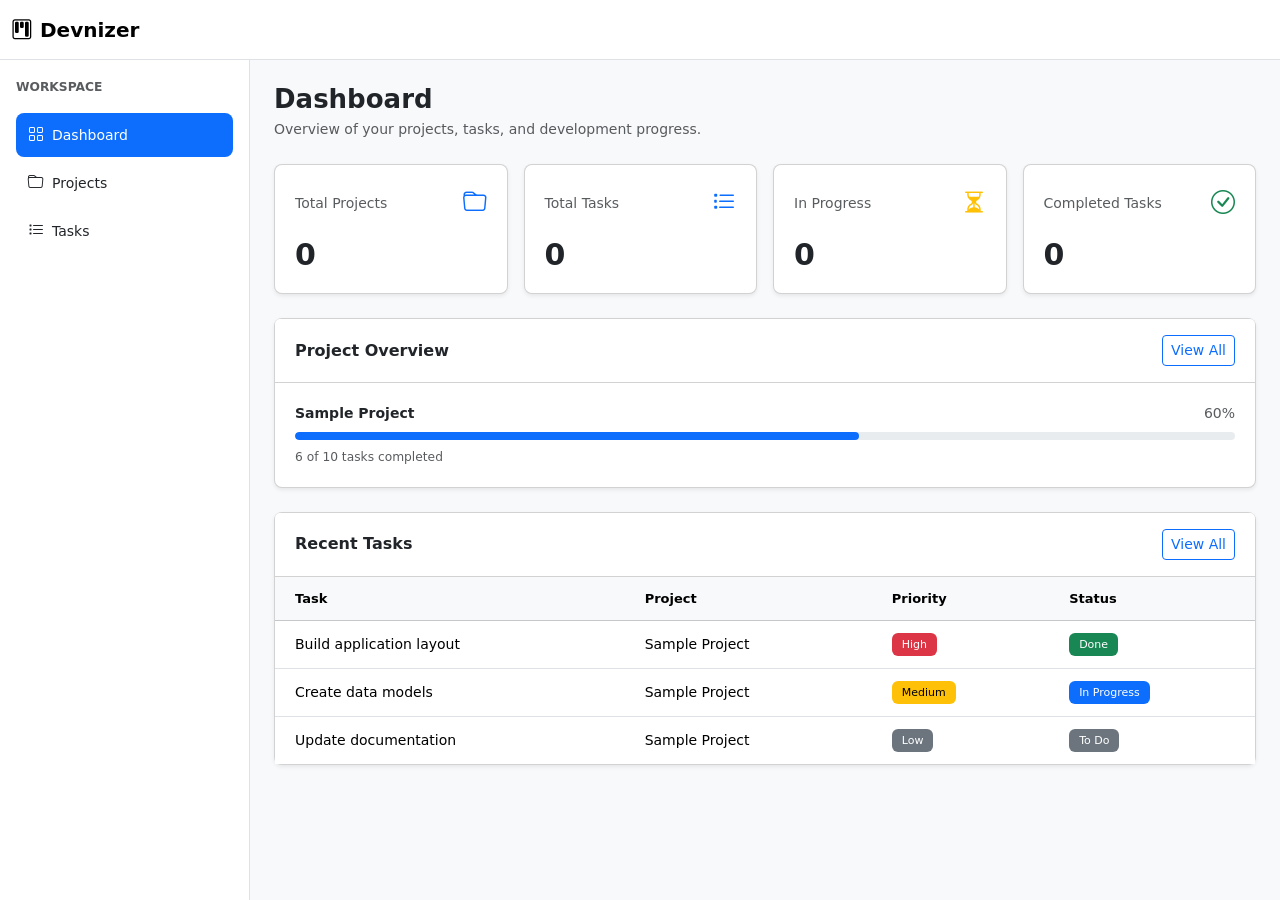
<file: index.html>
<!DOCTYPE html>
<html lang="en">

<head>
    <meta charset="UTF-8">
    <meta name="viewport" content="width=device-width, initial-scale=1.0">
    <meta name="description" content="Devnizer - A Developer Task Manager">
    <meta name="application-name" content="Devnizer">

    <title>Devnizer | Developer Task Manager</title>

    <!-- DEPENDENCIES -->
    <link href="https://cdn.jsdelivr.net/npm/bootstrap@5.3.9/dist/css/bootstrap.min.css" rel="stylesheet">
    <link rel="stylesheet" href="https://cdn.jsdelivr.net/npm/bootstrap-icons@1.13.1/font/bootstrap-icons.min.css">

    <!-- APPLICATION CSS -->
    <link rel="stylesheet" href="./css/main.css">
    <link rel="stylesheet" href="./css/layout.style.css">
    <link rel="stylesheet" href="./css/components.style.css">
    <link rel="stylesheet" href="./css/modals.style.css">
    <link rel="stylesheet" href="./css/dashboard.style.css">
    <link rel="stylesheet" href="./css/projects.style.css">
    <link rel="stylesheet" href="./css/tasks.style.css">
</head>

<body>

    <!-- APPLICATION ROOT -->
    <div id="app"></div>

    <!-- DEPENDENCIES -->
    <script src="https://cdn.jsdelivr.net/npm/bootstrap@5.3.9/dist/js/bootstrap.bundle.min.js"></script>

    <!-- APPLICATION SCRIPT -->
    <script type="module" src="./js/app.js"></script>
</body>

</html>
</file>
<file: css/main.css>
/* --- ROOT VARIABLES --- */

:root {
    --app-sidebar-width: 250px;
    --app-navbar-height: 60px;
    --app-font-family: system-ui, -apple-system, sans-serif;
    --app-background: #f8f9fa;
    --app-border-radius: 8px;
}

/* --- GLOBAL STYLES --- */

* {
    box-sizing: border-box;
}

html,
body {
    margin: 0;
    padding: 0;
    min-height: 100vh;
}

body {
    font-family: var(--app-font-family);
    background-color: var(--app-background);
    color: var(--bs-body-color);
    font-size: 14px;
}

/* --- APPLICATION ROOT --- */

#app {
    min-height: 100vh;
}
</file>
<file: css/layout.style.css>
/* --- APPLICATION ROOT --- */

#app {
    display: flex;
    flex-direction: column;
    height: 100vh;
    height: 100dvh;
    overflow: hidden;
}

/* --- NAVBAR --- */

#navbar {
    height: var(--app-navbar-height);
    flex-shrink: 0;
    z-index: 1030;
}

/* --- APPLICATION LAYOUT --- */

#app-layout {
    display: flex;
    flex: 1;
    min-height: 0;
    overflow: hidden;
}

/* --- SIDEBAR --- */

#sidebar {
    width: var(--app-sidebar-width);
    flex-shrink: 0;
    overflow-y: auto;
}

#sidebar .nav-link {
    display: flex;
    align-items: center;
    padding: 10px 12px;
    border-radius: var(--app-border-radius);
    color: var(--bs-body-color);
}

#sidebar .nav-link:not(.active):hover {
    background-color: var(--bs-tertiary-bg);
}

#sidebar .nav-link.active {
    background-color: var(--bs-primary);
    color: #fff;
}

#sidebar .nav-link i {
    font-size: 16px;
}

/* --- MAIN CONTENT --- */

#app-content {
    flex: 1;
    min-width: 0;
    overflow-y: auto;
}

/* --- RESPONSIVE LAYOUT --- */

@media (max-width: 991.98px) {
    #sidebar {
        position: fixed;
        top: var(--app-navbar-height);
        bottom: 0;
        left: 0;
        z-index: 1025;
        transform: translateX(-100%);
        transition: transform 0.25s ease;
    }

    #sidebar.show {
        transform: translateX(0);
    }

    #app-content {
        width: 100%;
        padding: 16px !important;
    }

    #sidebar-backdrop {
        position: fixed;
        inset: var(--app-navbar-height) 0 0;
        background-color: rgba(0, 0, 0, 0.5);
        z-index: 1020;
    }
}
</file>
<file: css/components.style.css>
/* --- EMPTY STATE --- */

.empty-state {
    padding: 48px 24px;
    text-align: center;
}

.empty-state-icon {
    font-size: 48px !important;
    opacity: 0.65;
}

.empty-state-title {
    font-size: 18px;
    font-weight: 600;
    margin-bottom: 8px;
}

.empty-state-description {
    max-width: 400px;
    margin-inline: auto;
    font-size: 14px;
}

/* --- LOADING STATE --- */

.loading-state {
    min-height: 160px;
}

.loading-state .spinner-border {
    width: 32px;
    height: 32px;
    border-width: 3px;
}

.loading-message {
    font-size: 14px;
}

/* --- TOAST NOTIFICATIONS --- */

#toast-container {
    z-index: 1090;
    max-width: 100%;
}

#toast-container .toast {
    border-radius: var(--app-border-radius);
    box-shadow: var(--bs-box-shadow-sm);
}

#toast-container .toast-body {
    font-size: 14px;
    overflow-wrap: anywhere;
}
</file>
<file: css/modals.style.css>
/* --- MODAL CONTENT --- */

.modal-content {
    border: none;
    border-radius: 12px;
    box-shadow: var(--bs-box-shadow);
}

/* --- MODAL HEADER --- */

.modal-header {
    padding: 16px 20px;
}

.modal-title {
    font-size: 18px;
    font-weight: 600;
}

/* --- MODAL BODY --- */

.modal-body {
    padding: 20px;
    font-size: 14px;
    overflow-wrap: anywhere;
}

/* --- MODAL FOOTER --- */

.modal-footer {
    padding: 12px 20px;
}

.modal-footer .btn {
    min-width: 80px;
    font-size: 14px;
    border-radius: var(--app-border-radius);
}
</file>
<file: css/dashboard.style.css>
/* --- PAGE HEADER --- */

#dashboard-page .page-header h1 {
    font-size: 26px;
    font-weight: 700;
}

#dashboard-page .page-header p {
    font-size: 14px;
}

/* --- DASHBOARD CARDS --- */

#dashboard-page .card {
    border-radius: var(--app-border-radius);
    box-shadow: var(--bs-box-shadow-sm);
}

#dashboard-page .card-body {
    padding: 20px;
}

#dashboard-page .card-header {
    padding: 16px 20px;
}

#dashboard-page .card-header h5 {
    font-size: 16px;
    font-weight: 600;
}

/* --- STATISTIC CARDS --- */

#dashboard-page .card-body h2 {
    font-size: 30px;
    font-weight: 700;
}

/* --- PROJECT OVERVIEW --- */

.project-overview-item {
    padding: 16px 0;
}

.project-overview-item:first-child {
    padding-top: 0;
}

.project-overview-item:last-child {
    padding-bottom: 0;
}

.project-overview-item:not(:last-child) {
    border-bottom: 1px solid var(--bs-border-color);
}

.project-overview-item h6 {
    font-size: 14px;
    font-weight: 600;
}

.project-overview-item .progress {
    height: 8px;
    border-radius: 8px;
}

.project-overview-item .progress-bar {
    border-radius: 8px;
}

/* --- RECENT TASKS --- */

#recentTasks .table th {
    font-size: 13px;
    font-weight: 600;
    white-space: nowrap;
}

#recentTasks .table td {
    font-size: 14px;
}

#recentTasks .table th,
#recentTasks .table td {
    padding: 12px 20px;
}

#recentTasks .table tr:last-child td {
    border-bottom: 0;
}

#recentTasks .badge {
    font-size: 11px;
    font-weight: 500;
    padding: 6px 10px;
}

/* --- RESPONSIVE DASHBOARD --- */

@media (max-width: 575.98px) {
    #dashboard-page .page-header h1 {
        font-size: 22px;
    }

    #dashboard-page .card-body {
        padding: 16px;
    }

    #dashboard-page .card-header {
        padding: 12px 16px;
    }

    #recentTasks .table {
        min-width: 550px;
    }
}
</file>
<file: css/projects.style.css>
/* --- PAGE HEADER --- */

#projects-page .page-header h1 {
    font-size: 26px;
    font-weight: 700;
}

#projects-page .page-header p {
    font-size: 14px;
}

/* --- PROJECT TOOLBAR --- */

#projectToolbar .form-control,
#projectToolbar .form-select {
    font-size: 14px;
    min-height: 40px;
}

#projectToolbar .form-select {
    min-width: 160px;
}

/* --- PROJECT CARD --- */

.project-card {
    border-radius: var(--app-border-radius);
    box-shadow: var(--bs-box-shadow-sm);
    transition: box-shadow 0.2s ease;
}

.project-card:hover {
    box-shadow: var(--bs-box-shadow);
}

.project-card .card-body {
    padding: 20px;
    display: flex;
    flex-direction: column;
}

/* --- PROJECT INFORMATION --- */

.project-name {
    font-size: 18px;
    font-weight: 600;
    overflow-wrap: anywhere;
}

.project-description {
    font-size: 14px;
    min-height: 42px;
    overflow-wrap: anywhere;
    flex-grow: 1;
}

.project-card .badge {
    font-size: 11px;
    font-weight: 500;
    padding: 6px 10px;
}

/* --- PROJECT PROGRESS --- */

.project-card .progress {
    height: 8px;
    border-radius: 8px;
}

.project-card .progress-bar {
    border-radius: 8px;
}

/* --- PROJECT ACTIONS --- */

.project-card .card-footer {
    padding: 12px 20px;
}

.project-card .card-footer .btn {
    width: 34px;
    height: 34px;
    display: inline-flex;
    align-items: center;
    justify-content: center;
    border-radius: 6px;
}

/* --- PROJECT MODAL --- */

#projectModal .form-label {
    font-size: 14px;
    font-weight: 500;
}

#projectModal .form-control,
#projectModal .form-select {
    font-size: 14px;
}

#projectModal textarea {
    resize: vertical;
}

/* --- RESPONSIVE PROJECTS --- */

@media (max-width: 575.98px) {
    #projects-page .page-header h1 {
        font-size: 22px;
    }

    .project-card .card-body {
        padding: 16px;
    }

    .project-card .card-footer {
        padding: 12px 16px;
    }

    #newProjectBtn {
        width: 100%;
    }
}
</file>
<file: css/tasks.style.css>
/* --- PAGE HEADER --- */

#tasks-page .page-header h1 {
    font-size: 1.75rem;
}

#tasks-page .page-header p {
    font-size: 0.875rem;
}

/* --- TASK TOOLBAR --- */

#taskToolbar .form-control,
#taskToolbar .form-select,
#taskToolbar .input-group-text {
    min-height: 40px;
}

/* --- VIEW CONTROLS --- */

#taskCount {
    font-size: 0.875rem;
}

#taskViewControls .btn {
    font-size: 0.875rem;
    min-width: 90px;
}

/* --- TASK LIST VIEW --- */

#taskListView .card {
    border-radius: var(--app-border-radius);
    overflow: hidden;
}

#taskListView .table {
    min-width: 800px;
}

#taskListView th {
    font-size: 0.8125rem;
    font-weight: 600;
    white-space: nowrap;
    padding: 14px 16px;
}

#taskListView td {
    padding: 16px;
    font-size: 0.875rem;
}

#taskListView tbody tr:last-child td {
    border-bottom: 0;
}

#taskListView tbody tr:hover td {
    background-color: var(--bs-tertiary-bg);
}

.task-title {
    font-size: 0.875rem;
    overflow-wrap: anywhere;
}

.task-description {
    display: block;
    max-width: 280px;
    margin-top: 4px;
    overflow: hidden;
    text-overflow: ellipsis;
    white-space: nowrap;
}

.task-project {
    white-space: nowrap;
}

/* --- TASK ACTIONS --- */

#tasks-page [data-action] {
    width: 34px;
    height: 34px;
    display: inline-flex;
    align-items: center;
    justify-content: center;
}

/* --- TASK BADGES --- */

#tasks-page .badge {
    font-size: 0.75rem;
    font-weight: 500;
    padding: 6px 10px;
}

/* --- KANBAN BOARD --- */

.kanban-column {
    min-height: 440px;
    border-radius: var(--app-border-radius);
    background-color: var(--bs-tertiary-bg);
}

.kanban-column>.card-header {
    padding: 16px;
}

.kanban-column>.card-header h6 {
    font-size: 0.875rem;
    font-weight: 600;
}

.kanban-list {
    padding: 12px;
}

/* --- KANBAN TASK CARD --- */

.kanban-card {
    border-radius: var(--app-border-radius);
    background-color: var(--bs-body-bg);
    box-shadow: 0 2px 6px rgba(0, 0, 0, 0.04);
    transition: box-shadow 0.2s ease;
}

.kanban-card:hover {
    box-shadow: 0 4px 12px rgba(0, 0, 0, 0.08);
}

.kanban-card>.card-body {
    padding: 16px;
}

.kanban-task-title {
    font-size: 0.9375rem;
    margin-bottom: 4px;
    overflow-wrap: anywhere;
}

.kanban-task-project {
    font-size: 0.75rem;
}

.kanban-task-description {
    font-size: 0.8125rem;
    line-height: 1.5;
    overflow-wrap: anywhere;
}

.kanban-task-date {
    font-size: 0.75rem;
}

.kanban-card>.card-footer {
    padding: 10px 12px;
}

/* --- TASK MODAL --- */

#taskModal .form-label {
    font-size: 0.875rem;
    font-weight: 500;
}

#taskModal .form-control,
#taskModal .form-select {
    font-size: 0.875rem;
    min-height: 40px;
}

#taskModal textarea {
    min-height: 100px;
    resize: vertical;
}

/* --- RESPONSIVE --- */

@media (max-width: 991.98px) {
    .kanban-column {
        min-height: 200px;
    }
}

@media (max-width: 575.98px) {
    #newTaskBtn {
        width: 100%;
    }

    #taskViewControls .btn {
        min-width: 75px;
    }

    #tasks-page .page-header h1 {
        font-size: 1.5rem;
    }
}
</file>
